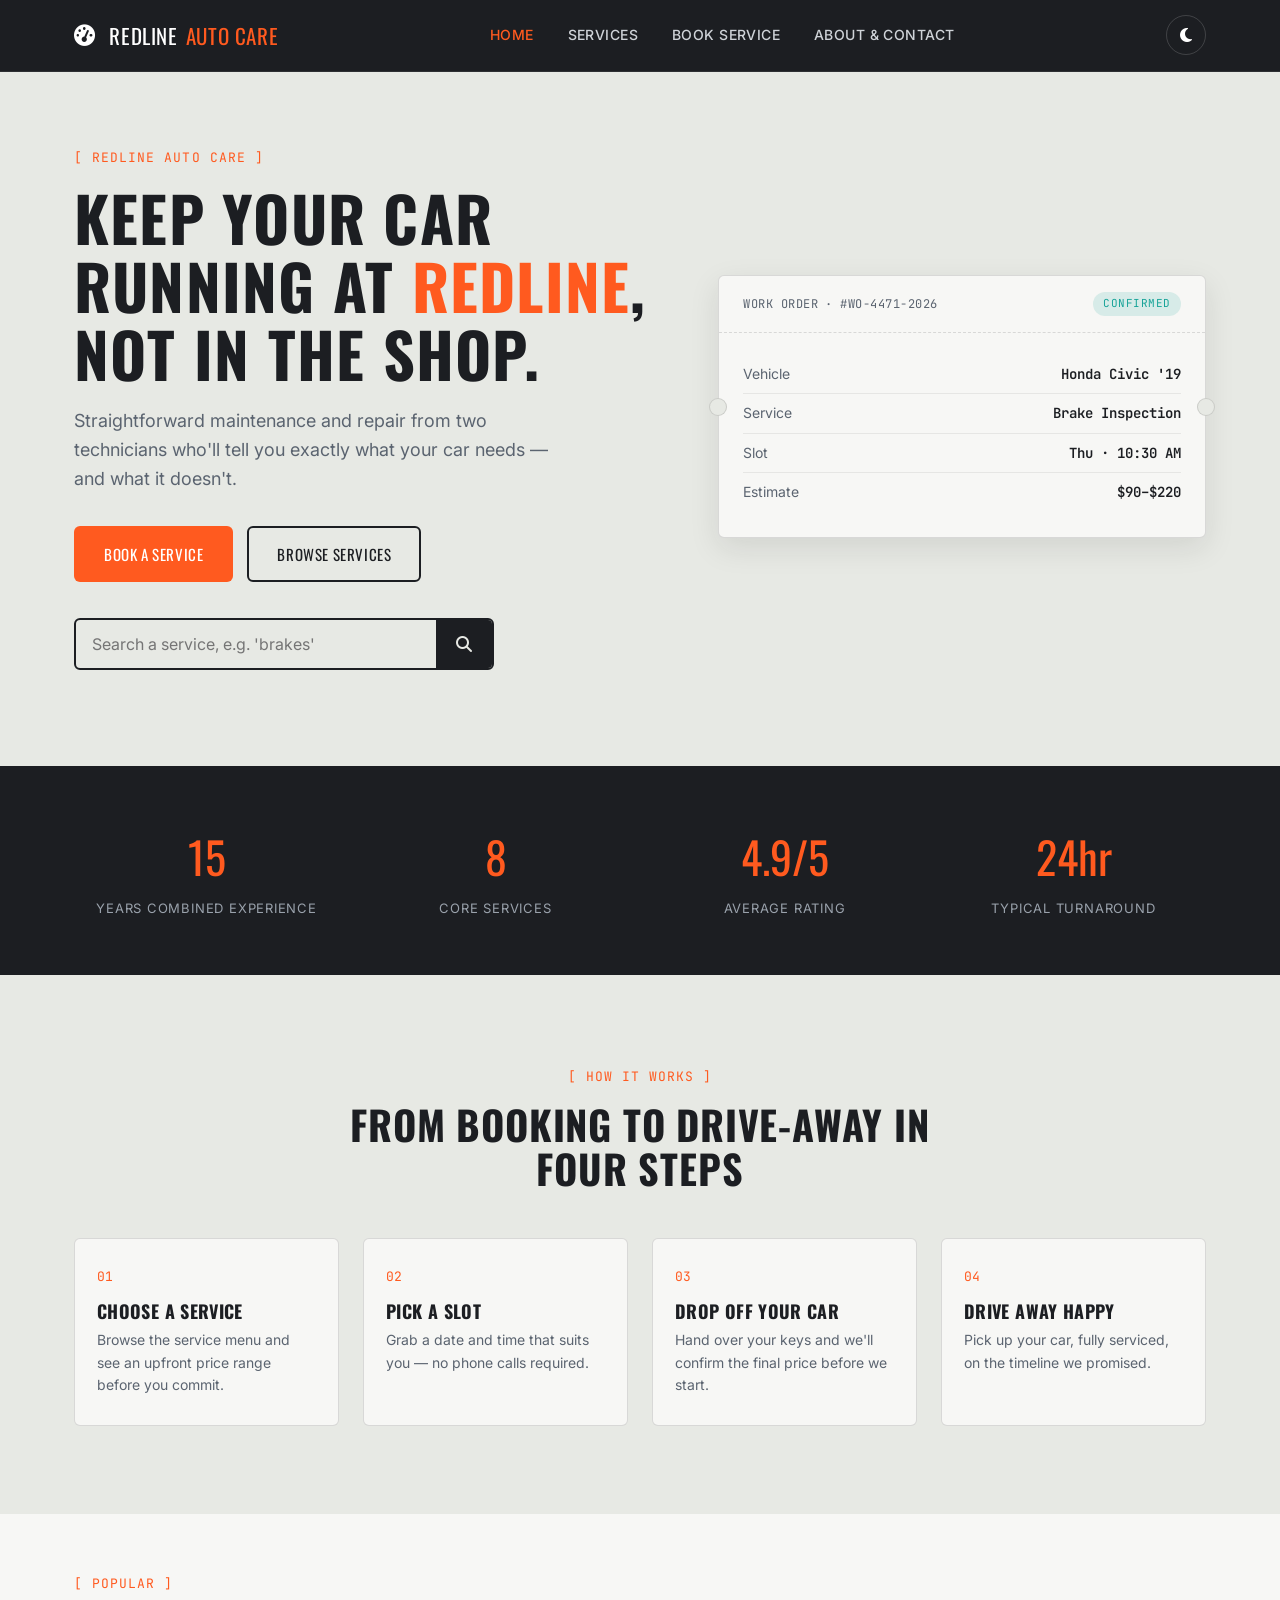
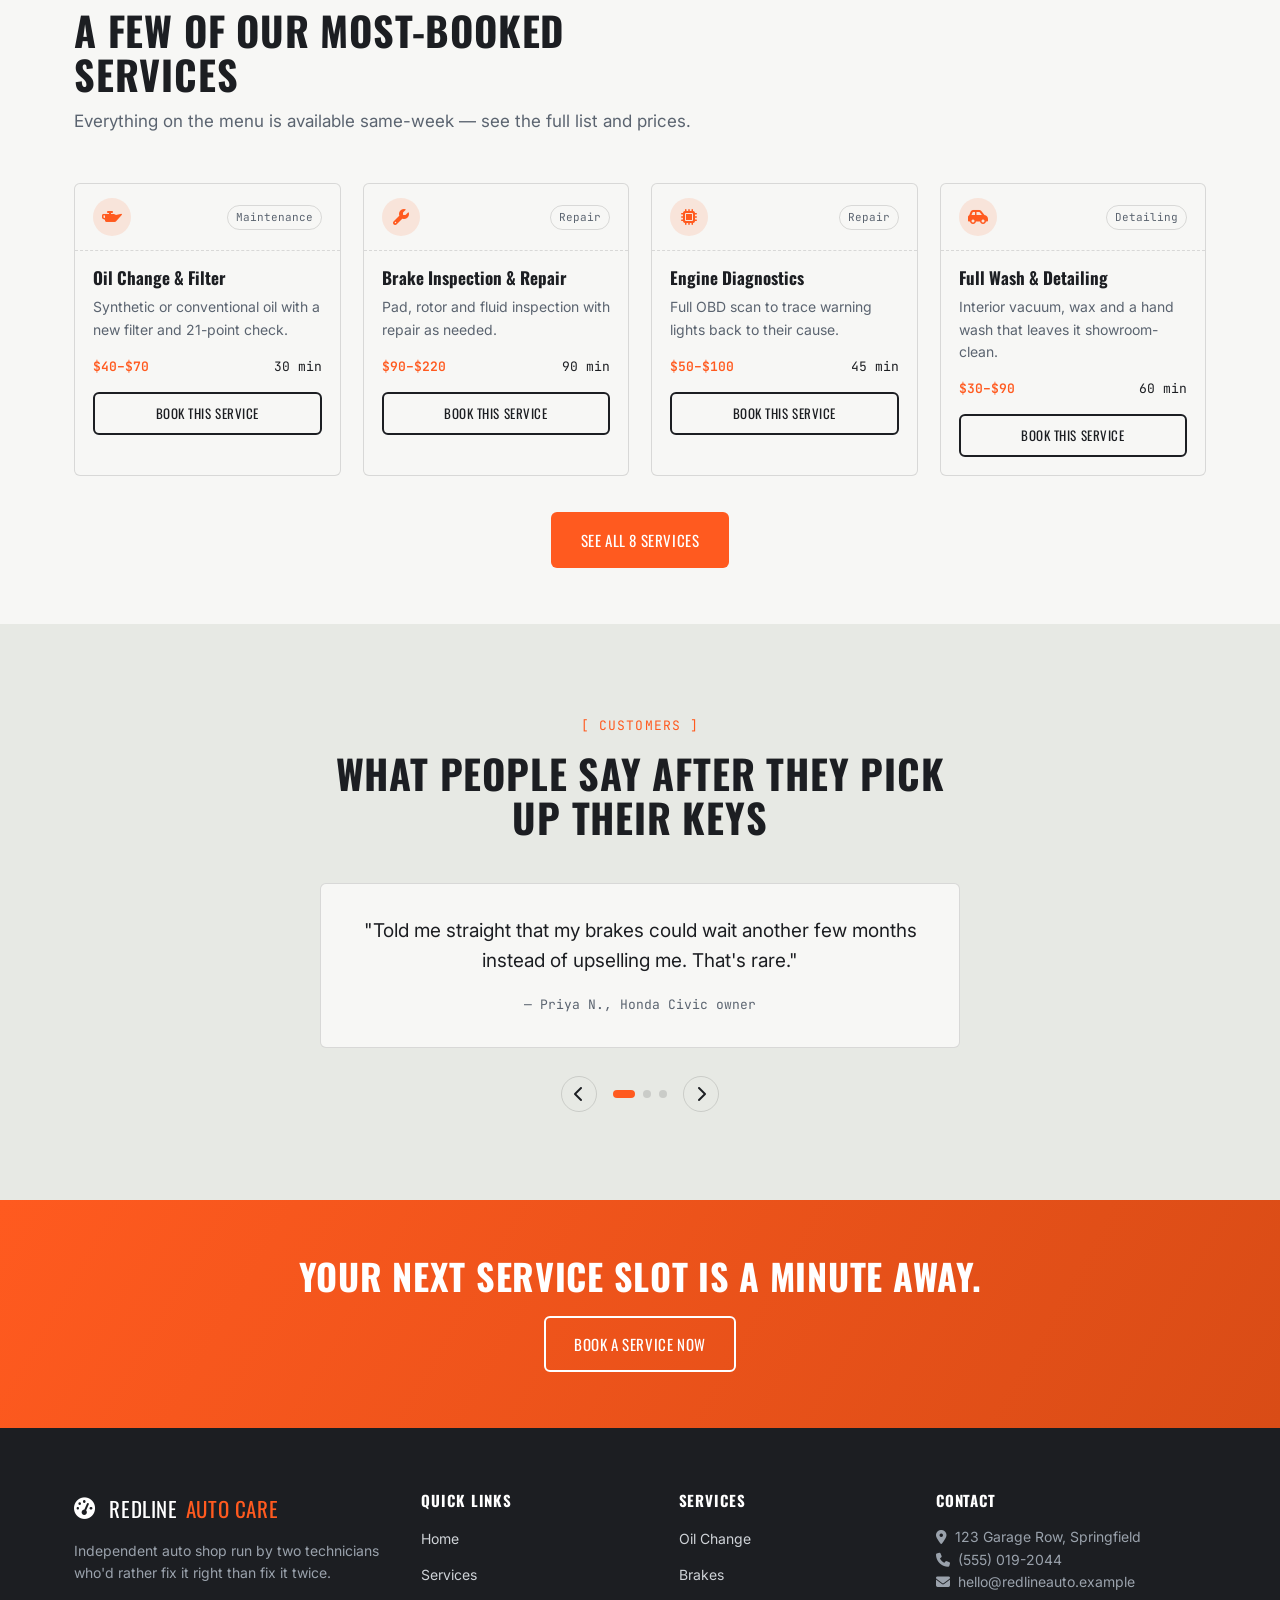
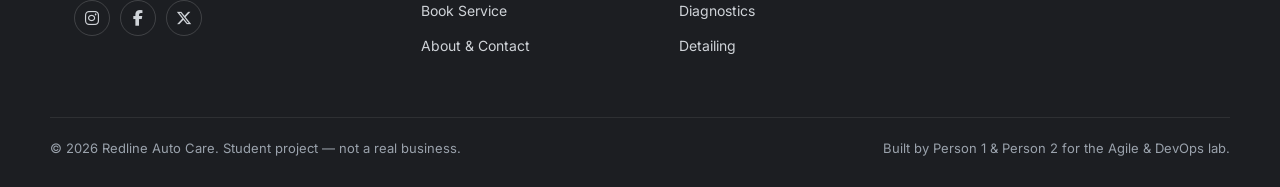
<file: index.html>
<!DOCTYPE html>
<html lang="en">
<head>
<base href="/">
<meta charset="UTF-8" />
<meta name="viewport" content="width=device-width, initial-scale=1.0" />
<title>Redline Auto Care — Book Your Next Service</title>
<meta name="description" content="Redline Auto Care: oil changes, brakes, diagnostics and more. Book a slot online in under a minute." />
<link rel="preconnect" href="https://fonts.googleapis.com" />
<link href="https://fonts.googleapis.com/css2?family=Oswald:wght@400;500;600;700&family=Inter:wght@400;500;600;700&family=JetBrains+Mono:wght@400;500;600&display=swap" rel="stylesheet" />
<link rel="stylesheet" href="https://cdnjs.cloudflare.com/ajax/libs/font-awesome/6.5.1/css/all.min.css" />
<link rel="stylesheet" href="css/base.css" />
<link rel="stylesheet" href="css/layout.css" />
<link rel="stylesheet" href="css/components.css" />
<link rel="stylesheet" href="css/style.css" />
</head>
<body>

<header class="site-header">
  <div class="nav-wrap">
    <a href="index.html" class="brand"><i class="fa-solid fa-gauge-high"></i>&nbsp;REDLINE <span>AUTO CARE</span></a>
    <nav class="nav-links">
      <a href="index.html">Home</a>
      <a href="services.html">Services</a>
      <a href="booking.html">Book Service</a>
      <a href="about.html">About &amp; Contact</a>
    </nav>
    <div class="nav-actions">
      <button class="theme-toggle" aria-label="Toggle dark mode"><i class="fa-solid fa-moon"></i></button>
      <button class="nav-toggle" aria-label="Toggle menu" aria-expanded="false"><span></span><span></span><span></span></button>
    </div>
  </div>
</header>

<main>

  <!-- HERO -->
  <section class="hero">
    <div class="container hero-grid">
      <div>
        <span class="eyebrow">[ REDLINE AUTO CARE ]</span>
        <h1>Keep your car running at <em>redline</em>, not in the shop.</h1>
        <p class="lead">Straightforward maintenance and repair from two technicians who'll tell you exactly what your car needs — and what it doesn't.</p>
        <div class="hero-ctas">
          <a href="booking.html" class="btn btn-primary">Book a Service</a>
          <a href="services.html" class="btn btn-ghost">Browse Services</a>
        </div>
        <form class="quick-search" action="services.html" method="get">
          <input type="text" name="q" placeholder="Search a service, e.g. 'brakes'" aria-label="Search services" />
          <button type="submit"><i class="fa-solid fa-magnifying-glass"></i></button>
        </form>
      </div>

      <div class="ticket fade-up">
        <div class="ticket-stub">
          <span>WORK ORDER · #WO-4471-2026</span>
          <span class="ticket-badge">CONFIRMED</span>
        </div>
        <div class="ticket-body">
          <div class="ticket-row"><span>Vehicle</span><span>Honda Civic '19</span></div>
          <div class="ticket-row"><span>Service</span><span>Brake Inspection</span></div>
          <div class="ticket-row"><span>Slot</span><span>Thu · 10:30 AM</span></div>
          <div class="ticket-row"><span>Estimate</span><span>$90&ndash;$220</span></div>
        </div>
      </div>
    </div>
  </section>

  <!-- STATS -->
  <section class="stats">
    <div class="container stats-grid">
      <div>
        <div class="stat-number" data-target="15">0</div>
        <div class="stat-label">Years Combined Experience</div>
      </div>
      <div>
        <div class="stat-number" data-target="8">0</div>
        <div class="stat-label">Core Services</div>
      </div>
      <div>
        <div class="stat-number" data-target="4.9" data-suffix="/5">0</div>
        <div class="stat-label">Average Rating</div>
      </div>
      <div>
        <div class="stat-number" data-target="24" data-suffix="hr">0</div>
        <div class="stat-label">Typical Turnaround</div>
      </div>
    </div>
  </section>

  <!-- HOW IT WORKS -->
  <section class="section">
    <div class="container">
      <div class="section-head center" style="margin: 0 auto 48px;">
        <span class="eyebrow">[ HOW IT WORKS ]</span>
        <h2>From booking to drive-away in four steps</h2>
      </div>
      <div class="steps">
        <div class="step fade-up">
          <div class="step-num">01</div>
          <h3>Choose a service</h3>
          <p>Browse the service menu and see an upfront price range before you commit.</p>
        </div>
        <div class="step fade-up">
          <div class="step-num">02</div>
          <h3>Pick a slot</h3>
          <p>Grab a date and time that suits you — no phone calls required.</p>
        </div>
        <div class="step fade-up">
          <div class="step-num">03</div>
          <h3>Drop off your car</h3>
          <p>Hand over your keys and we'll confirm the final price before we start.</p>
        </div>
        <div class="step fade-up">
          <div class="step-num">04</div>
          <h3>Drive away happy</h3>
          <p>Pick up your car, fully serviced, on the timeline we promised.</p>
        </div>
      </div>
    </div>
  </section>

  <!-- FEATURED SERVICES -->
  <section class="section section-tight" style="background: var(--paper-card);">
    <div class="container">
      <div class="section-head">
        <span class="eyebrow">[ POPULAR ]</span>
        <h2>A few of our most-booked services</h2>
        <p>Everything on the menu is available same-week — see the full list and prices.</p>
      </div>
      <div class="services-grid">
        <article class="service-card fade-up">
          <div class="stub"><span class="service-icon"><i class="fa-solid fa-oil-can"></i></span><span class="service-tag">Maintenance</span></div>
          <div class="service-body">
            <h3>Oil Change &amp; Filter</h3>
            <p>Synthetic or conventional oil with a new filter and 21-point check.</p>
            <div class="service-meta"><span class="price">$40&ndash;$70</span><span>30 min</span></div>
            <a class="btn btn-ghost btn-block btn-sm" href="booking.html?service=oil-change">Book This Service</a>
          </div>
        </article>
        <article class="service-card fade-up">
          <div class="stub"><span class="service-icon"><i class="fa-solid fa-wrench"></i></span><span class="service-tag">Repair</span></div>
          <div class="service-body">
            <h3>Brake Inspection &amp; Repair</h3>
            <p>Pad, rotor and fluid inspection with repair as needed.</p>
            <div class="service-meta"><span class="price">$90&ndash;$220</span><span>90 min</span></div>
            <a class="btn btn-ghost btn-block btn-sm" href="booking.html?service=brake-service">Book This Service</a>
          </div>
        </article>
        <article class="service-card fade-up">
          <div class="stub"><span class="service-icon"><i class="fa-solid fa-microchip"></i></span><span class="service-tag">Repair</span></div>
          <div class="service-body">
            <h3>Engine Diagnostics</h3>
            <p>Full OBD scan to trace warning lights back to their cause.</p>
            <div class="service-meta"><span class="price">$50&ndash;$100</span><span>45 min</span></div>
            <a class="btn btn-ghost btn-block btn-sm" href="booking.html?service=diagnostics">Book This Service</a>
          </div>
        </article>
        <article class="service-card fade-up">
          <div class="stub"><span class="service-icon"><i class="fa-solid fa-car-side"></i></span><span class="service-tag">Detailing</span></div>
          <div class="service-body">
            <h3>Full Wash &amp; Detailing</h3>
            <p>Interior vacuum, wax and a hand wash that leaves it showroom-clean.</p>
            <div class="service-meta"><span class="price">$30&ndash;$90</span><span>60 min</span></div>
            <a class="btn btn-ghost btn-block btn-sm" href="booking.html?service=wash-detail">Book This Service</a>
          </div>
        </article>
      </div>
      <div style="text-align:center; margin-top: 36px;">
        <a href="services.html" class="btn btn-primary">See All 8 Services</a>
      </div>
    </div>
  </section>

  <!-- TESTIMONIALS -->
  <section class="section">
    <div class="container">
      <div class="section-head center" style="margin: 0 auto 40px;">
        <span class="eyebrow">[ CUSTOMERS ]</span>
        <h2>What people say after they pick up their keys</h2>
      </div>
      <div class="testimonial-wrap">
        <div class="testimonial-track">
          <div class="testimonial-slide">
            <div class="testimonial-card">
              <p class="quote">"Told me straight that my brakes could wait another few months instead of upselling me. That's rare."</p>
              <p class="who">— Priya N., Honda Civic owner</p>
            </div>
          </div>
          <div class="testimonial-slide">
            <div class="testimonial-card">
              <p class="quote">"Booked a slot in about thirty seconds on my phone and got a text reminder the morning of. Easy."</p>
              <p class="who">— Marcus T., Ford Focus owner</p>
            </div>
          </div>
          <div class="testimonial-slide">
            <div class="testimonial-card">
              <p class="quote">"Diagnostics found the actual issue after two other shops just replaced parts and hoped."</p>
              <p class="who">— Elena R., Toyota Corolla owner</p>
            </div>
          </div>
        </div>
        <div class="testimonial-controls">
          <button class="prev" aria-label="Previous testimonial"><i class="fa-solid fa-chevron-left"></i></button>
          <div class="testimonial-dots"></div>
          <button class="next" aria-label="Next testimonial"><i class="fa-solid fa-chevron-right"></i></button>
        </div>
      </div>
    </div>
  </section>

  <!-- CTA -->
  <section class="cta-banner">
    <div class="container">
      <h2>Your next service slot is a minute away.</h2>
      <a href="booking.html" class="btn btn-ghost">Book a Service Now</a>
    </div>
  </section>

</main>

<footer class="site-footer">
  <div class="container footer-grid">
    <div>
      <a href="index.html" class="brand"><i class="fa-solid fa-gauge-high"></i>&nbsp;REDLINE <span>AUTO CARE</span></a>
      <p style="margin-top:14px;">Independent auto shop run by two technicians who'd rather fix it right than fix it twice.</p>
      <div class="footer-social">
        <a href="#" aria-label="Instagram"><i class="fa-brands fa-instagram"></i></a>
        <a href="#" aria-label="Facebook"><i class="fa-brands fa-facebook-f"></i></a>
        <a href="#" aria-label="X"><i class="fa-brands fa-x-twitter"></i></a>
      </div>
    </div>
    <div>
      <h4>Quick Links</h4>
      <ul>
        <li><a href="index.html">Home</a></li>
        <li><a href="services.html">Services</a></li>
        <li><a href="booking.html">Book Service</a></li>
        <li><a href="about.html">About &amp; Contact</a></li>
      </ul>
    </div>
    <div>
      <h4>Services</h4>
      <ul>
        <li><a href="services.html">Oil Change</a></li>
        <li><a href="services.html">Brakes</a></li>
        <li><a href="services.html">Diagnostics</a></li>
        <li><a href="services.html">Detailing</a></li>
      </ul>
    </div>
    <div>
      <h4>Contact</h4>
      <p><i class="fa-solid fa-location-dot"></i>&nbsp; 123 Garage Row, Springfield</p>
      <p><i class="fa-solid fa-phone"></i>&nbsp; (555) 019-2044</p>
      <p><i class="fa-solid fa-envelope"></i>&nbsp; hello@redlineauto.example</p>
    </div>
  </div>
  <div class="container footer-bottom">
    <span>&copy; 2026 Redline Auto Care. Student project — not a real business.</span>
    <span>Built by Person 1 &amp; Person 2 for the Agile &amp; DevOps lab.</span>
  </div>
</footer>

<button class="back-to-top" aria-label="Back to top"><i class="fa-solid fa-arrow-up"></i></button>

<script src="js/nav.js"></script>
<script src="js/theme.js"></script>
<script src="js/home.js"></script>
</body>
</html>
</file>
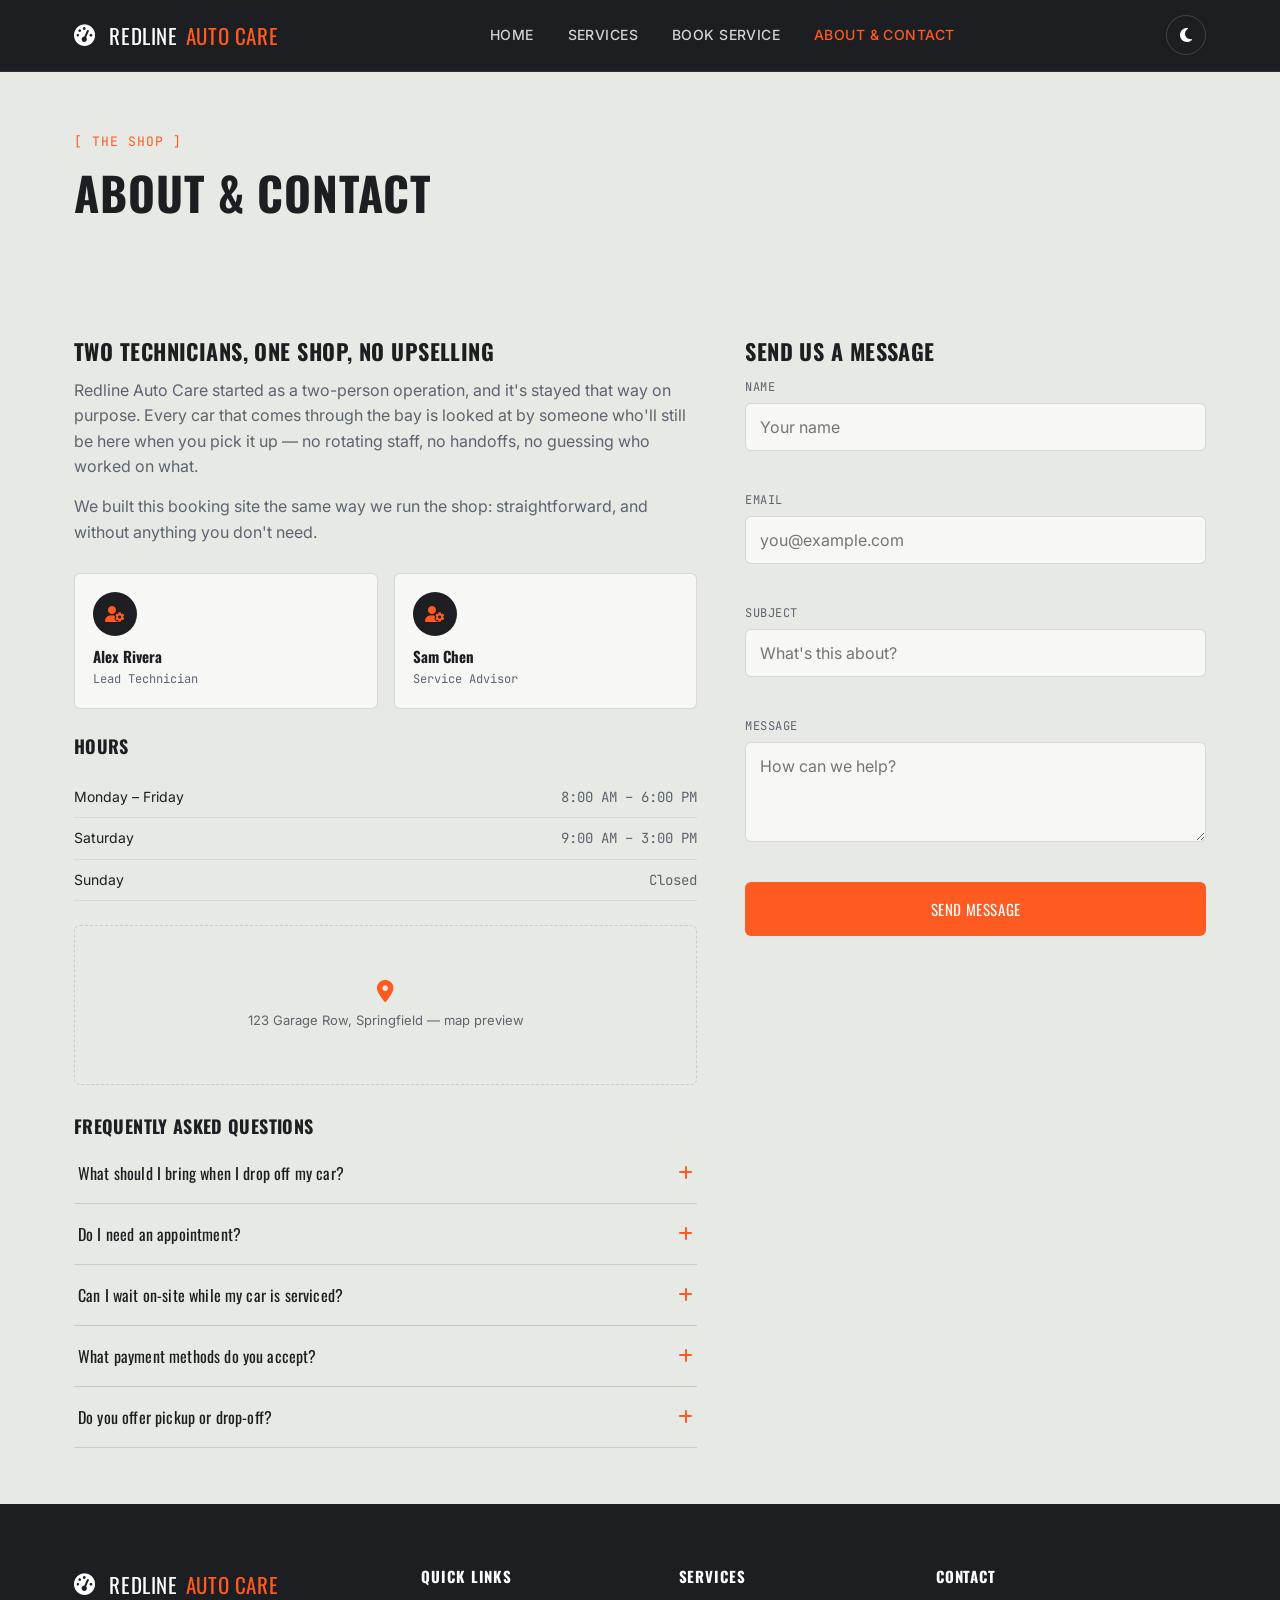
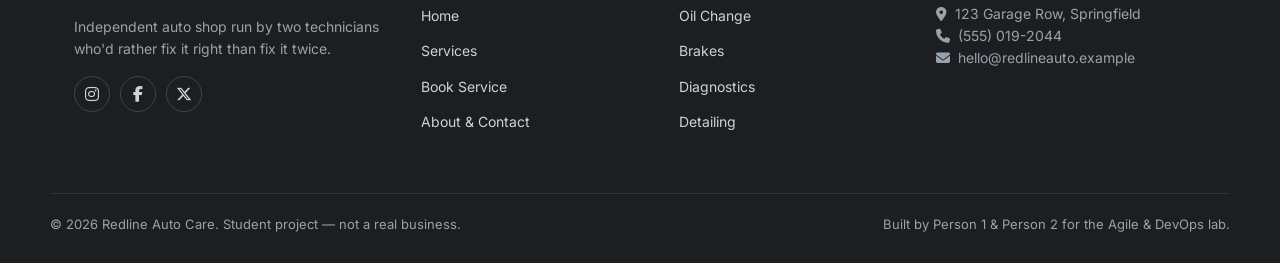
<file: about.html>
<!DOCTYPE html>
<html lang="en">
<head>
<base href="/">
<meta charset="UTF-8" />
<meta name="viewport" content="width=device-width, initial-scale=1.0" />
<title>About &amp; Contact — Redline Auto Care</title>
<meta name="description" content="Meet the Redline Auto Care team, see our hours, and get in touch." />
<link rel="preconnect" href="https://fonts.googleapis.com" />
<link href="https://fonts.googleapis.com/css2?family=Oswald:wght@400;500;600;700&family=Inter:wght@400;500;600;700&family=JetBrains+Mono:wght@400;500;600&display=swap" rel="stylesheet" />
<link rel="stylesheet" href="https://cdnjs.cloudflare.com/ajax/libs/font-awesome/6.5.1/css/all.min.css" />
<link rel="stylesheet" href="css/base.css" />
<link rel="stylesheet" href="css/layout.css" />
<link rel="stylesheet" href="css/components.css" />
<link rel="stylesheet" href="css/style.css" />
</head>
<body>

<header class="site-header">
  <div class="nav-wrap">
    <a href="index.html" class="brand"><i class="fa-solid fa-gauge-high"></i>&nbsp;REDLINE <span>AUTO CARE</span></a>
    <nav class="nav-links">
      <a href="index.html">Home</a>
      <a href="services.html">Services</a>
      <a href="booking.html">Book Service</a>
      <a href="about.html">About &amp; Contact</a>
    </nav>
    <div class="nav-actions">
      <button class="theme-toggle" aria-label="Toggle dark mode"><i class="fa-solid fa-moon"></i></button>
      <button class="nav-toggle" aria-label="Toggle menu" aria-expanded="false"><span></span><span></span><span></span></button>
    </div>
  </div>
</header>

<main>
  <section class="section-tight">
    <div class="container">
      <span class="eyebrow">[ THE SHOP ]</span>
      <h1 style="font-size:clamp(30px,4.5vw,46px); margin-bottom:10px;">About &amp; Contact</h1>
    </div>
  </section>

  <section class="section-tight">
    <div class="container about-grid">

      <div>
        <h2 style="font-size:22px; margin-bottom:14px;">Two technicians, one shop, no upselling</h2>
        <p class="text-muted">Redline Auto Care started as a two-person operation, and it's stayed that way on purpose. Every car that comes through the bay is looked at by someone who'll still be here when you pick it up — no rotating staff, no handoffs, no guessing who worked on what.</p>
        <p class="text-muted" style="margin-top:14px;">We built this booking site the same way we run the shop: straightforward, and without anything you don't need.</p>

        <div class="team-grid">
          <div class="team-card">
            <div class="team-avatar"><i class="fa-solid fa-user-gear"></i></div>
            <h4>Alex Rivera</h4>
            <span>Lead Technician</span>
          </div>
          <div class="team-card">
            <div class="team-avatar"><i class="fa-solid fa-user-gear"></i></div>
            <h4>Sam Chen</h4>
            <span>Service Advisor</span>
          </div>
        </div>

        <h3 style="font-size:18px; margin-bottom:6px;">Hours</h3>
        <table class="hours-table">
          <tr><td>Monday – Friday</td><td>8:00 AM – 6:00 PM</td></tr>
          <tr><td>Saturday</td><td>9:00 AM – 3:00 PM</td></tr>
          <tr><td>Sunday</td><td>Closed</td></tr>
        </table>

        <div class="map-placeholder">
          <i class="fa-solid fa-location-dot"></i>
          <span>123 Garage Row, Springfield — map preview</span>
        </div>

        <h3 style="font-size:18px; margin: 32px 0 6px;">Frequently Asked Questions</h3>
        <div class="faq-list">
          <div class="faq-item">
            <button class="faq-question">What should I bring when I drop off my car? <i class="fa-solid fa-plus"></i></button>
            <div class="faq-answer"><p>Just your keys and your booking confirmation number — we'll pull up the rest from your work order.</p></div>
          </div>
          <div class="faq-item">
            <button class="faq-question">Do I need an appointment? <i class="fa-solid fa-plus"></i></button>
            <div class="faq-answer"><p>We do take walk-ins when there's a free bay, but booking a slot guarantees your spot and skips the wait.</p></div>
          </div>
          <div class="faq-item">
            <button class="faq-question">Can I wait on-site while my car is serviced? <i class="fa-solid fa-plus"></i></button>
            <div class="faq-answer"><p>Yes — our waiting area has seating and Wi-Fi for anything under about 90 minutes.</p></div>
          </div>
          <div class="faq-item">
            <button class="faq-question">What payment methods do you accept? <i class="fa-solid fa-plus"></i></button>
            <div class="faq-answer"><p>Card, tap-to-pay and cash. Payment is taken when you pick up your car, not at booking.</p></div>
          </div>
          <div class="faq-item">
            <button class="faq-question">Do you offer pickup or drop-off? <i class="fa-solid fa-plus"></i></button>
            <div class="faq-answer"><p>For services over an hour, mention it in the notes field when booking and we'll confirm by phone.</p></div>
          </div>
        </div>
      </div>

      <div>
        <h2 style="font-size:22px; margin-bottom:14px;">Send us a message</h2>
        <form id="contact-form" novalidate>
          <div class="form-field">
            <label for="c-name">Name</label>
            <input type="text" id="c-name" name="name" placeholder="Your name" />
            <span class="form-error"></span>
          </div>
          <div class="form-field">
            <label for="c-email">Email</label>
            <input type="email" id="c-email" name="email" placeholder="you@example.com" />
            <span class="form-error"></span>
          </div>
          <div class="form-field">
            <label for="c-subject">Subject</label>
            <input type="text" id="c-subject" name="subject" placeholder="What's this about?" />
            <span class="form-error"></span>
          </div>
          <div class="form-field">
            <label for="c-message">Message</label>
            <textarea id="c-message" name="message" placeholder="How can we help?"></textarea>
            <span class="form-error"></span>
          </div>
          <button type="submit" class="btn btn-primary btn-block">Send Message</button>
          <div class="form-success" id="contact-success" style="display:none;"></div>
        </form>
      </div>

    </div>
  </section>
</main>

<footer class="site-footer">
  <div class="container footer-grid">
    <div>
      <a href="index.html" class="brand"><i class="fa-solid fa-gauge-high"></i>&nbsp;REDLINE <span>AUTO CARE</span></a>
      <p style="margin-top:14px;">Independent auto shop run by two technicians who'd rather fix it right than fix it twice.</p>
      <div class="footer-social">
        <a href="#" aria-label="Instagram"><i class="fa-brands fa-instagram"></i></a>
        <a href="#" aria-label="Facebook"><i class="fa-brands fa-facebook-f"></i></a>
        <a href="#" aria-label="X"><i class="fa-brands fa-x-twitter"></i></a>
      </div>
    </div>
    <div>
      <h4>Quick Links</h4>
      <ul>
        <li><a href="index.html">Home</a></li>
        <li><a href="services.html">Services</a></li>
        <li><a href="booking.html">Book Service</a></li>
        <li><a href="about.html">About &amp; Contact</a></li>
      </ul>
    </div>
    <div>
      <h4>Services</h4>
      <ul>
        <li><a href="services.html">Oil Change</a></li>
        <li><a href="services.html">Brakes</a></li>
        <li><a href="services.html">Diagnostics</a></li>
        <li><a href="services.html">Detailing</a></li>
      </ul>
    </div>
    <div>
      <h4>Contact</h4>
      <p><i class="fa-solid fa-location-dot"></i>&nbsp; 123 Garage Row, Springfield</p>
      <p><i class="fa-solid fa-phone"></i>&nbsp; (555) 019-2044</p>
      <p><i class="fa-solid fa-envelope"></i>&nbsp; hello@redlineauto.example</p>
    </div>
  </div>
  <div class="container footer-bottom">
    <span>&copy; 2026 Redline Auto Care. Student project — not a real business.</span>
    <span>Built by Person 1 &amp; Person 2 for the Agile &amp; DevOps lab.</span>
  </div>
</footer>

<button class="back-to-top" aria-label="Back to top"><i class="fa-solid fa-arrow-up"></i></button>

<script src="js/nav.js"></script>
<script src="js/theme.js"></script>
<script src="js/about.js"></script>
</body>
</html>
</file>
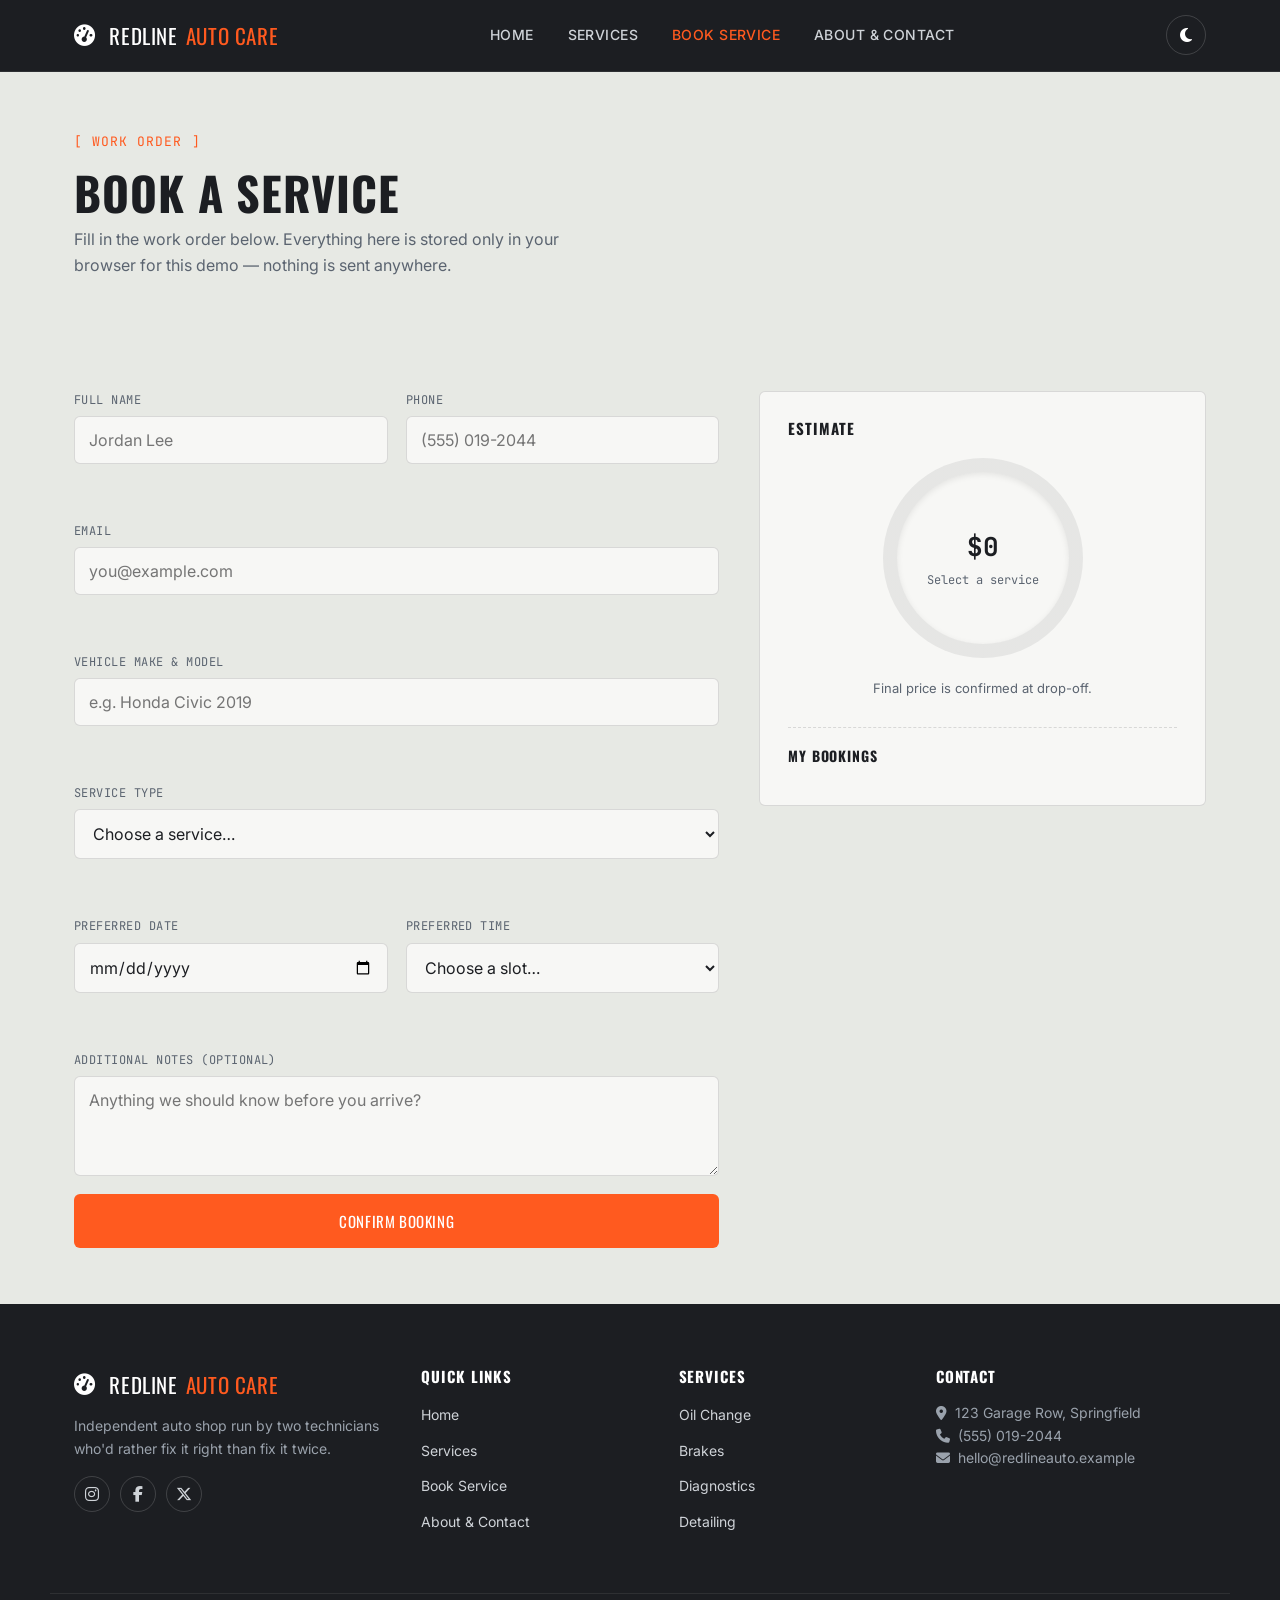
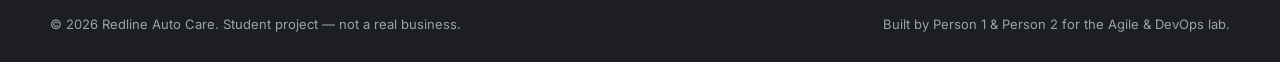
<file: booking.html>
<!DOCTYPE html>
<html lang="en">
<head>
<base href="/">
<meta charset="UTF-8" />
<meta name="viewport" content="width=device-width, initial-scale=1.0" />
<title>Book a Service — Redline Auto Care</title>
<meta name="description" content="Book a car service slot at Redline Auto Care and see an instant price estimate." />
<link rel="preconnect" href="https://fonts.googleapis.com" />
<link href="https://fonts.googleapis.com/css2?family=Oswald:wght@400;500;600;700&family=Inter:wght@400;500;600;700&family=JetBrains+Mono:wght@400;500;600&display=swap" rel="stylesheet" />
<link rel="stylesheet" href="https://cdnjs.cloudflare.com/ajax/libs/font-awesome/6.5.1/css/all.min.css" />
<link rel="stylesheet" href="css/base.css" />
<link rel="stylesheet" href="css/layout.css" />
<link rel="stylesheet" href="css/components.css" />
<link rel="stylesheet" href="css/style.css" />
</head>
<body>

<header class="site-header">
  <div class="nav-wrap">
    <a href="index.html" class="brand"><i class="fa-solid fa-gauge-high"></i>&nbsp;REDLINE <span>AUTO CARE</span></a>
    <nav class="nav-links">
      <a href="index.html">Home</a>
      <a href="services.html">Services</a>
      <a href="booking.html">Book Service</a>
      <a href="about.html">About &amp; Contact</a>
    </nav>
    <div class="nav-actions">
      <button class="theme-toggle" aria-label="Toggle dark mode"><i class="fa-solid fa-moon"></i></button>
      <button class="nav-toggle" aria-label="Toggle menu" aria-expanded="false"><span></span><span></span><span></span></button>
    </div>
  </div>
</header>

<main>
  <section class="section-tight">
    <div class="container">
      <span class="eyebrow">[ WORK ORDER ]</span>
      <h1 style="font-size:clamp(30px,4.5vw,46px); margin-bottom:10px;">Book a Service</h1>
      <p class="text-muted" style="max-width:520px;">Fill in the work order below. Everything here is stored only in your browser for this demo — nothing is sent anywhere.</p>
    </div>
  </section>

  <section class="section-tight">
    <div class="container booking-grid">

      <div>
        <div id="booking-confirm" style="display:none; margin-bottom:28px;"></div>

        <form id="booking-form" novalidate>
          <div class="form-grid">
            <div class="form-field">
              <label for="name">Full Name</label>
              <input type="text" id="name" name="name" placeholder="Jordan Lee" />
              <span class="form-error"></span>
            </div>
            <div class="form-field">
              <label for="phone">Phone</label>
              <input type="tel" id="phone" name="phone" placeholder="(555) 019-2044" />
              <span class="form-error"></span>
            </div>
            <div class="form-field full">
              <label for="email">Email</label>
              <input type="email" id="email" name="email" placeholder="you@example.com" />
              <span class="form-error"></span>
            </div>
            <div class="form-field full">
              <label for="vehicle">Vehicle Make &amp; Model</label>
              <input type="text" id="vehicle" name="vehicle" placeholder="e.g. Honda Civic 2019" />
              <span class="form-error"></span>
            </div>
            <div class="form-field full">
              <label for="service-type">Service Type</label>
              <select id="service-type" name="service-type"></select>
              <span class="form-error"></span>
            </div>
            <div class="form-field">
              <label for="preferred-date">Preferred Date</label>
              <input type="date" id="preferred-date" name="date" />
              <span class="form-error"></span>
            </div>
            <div class="form-field">
              <label for="time">Preferred Time</label>
              <select id="time" name="time">
                <option value="" disabled selected>Choose a slot&hellip;</option>
                <option>9:00 AM</option>
                <option>10:30 AM</option>
                <option>12:00 PM</option>
                <option>1:30 PM</option>
                <option>3:00 PM</option>
                <option>4:30 PM</option>
              </select>
              <span class="form-error"></span>
            </div>
            <div class="form-field full">
              <label for="notes">Additional Notes (optional)</label>
              <textarea id="notes" name="notes" placeholder="Anything we should know before you arrive?"></textarea>
            </div>
          </div>
          <button type="submit" class="btn btn-primary btn-block">Confirm Booking</button>
        </form>
      </div>

      <aside class="estimate-panel">
        <h3>ESTIMATE</h3>
        <div class="gauge" style="--gauge-pct:0;">
          <div class="gauge-readout">
            <div class="amount">$0</div>
            <div class="duration">Select a service</div>
          </div>
        </div>
        <p class="estimate-note">Final price is confirmed at drop-off.</p>

        <div class="my-bookings">
          <h3 style="font-size:14px; margin-bottom:14px;">MY BOOKINGS</h3>
          <div id="my-bookings-list"></div>
        </div>
      </aside>

    </div>
  </section>
</main>

<footer class="site-footer">
  <div class="container footer-grid">
    <div>
      <a href="index.html" class="brand"><i class="fa-solid fa-gauge-high"></i>&nbsp;REDLINE <span>AUTO CARE</span></a>
      <p style="margin-top:14px;">Independent auto shop run by two technicians who'd rather fix it right than fix it twice.</p>
      <div class="footer-social">
        <a href="#" aria-label="Instagram"><i class="fa-brands fa-instagram"></i></a>
        <a href="#" aria-label="Facebook"><i class="fa-brands fa-facebook-f"></i></a>
        <a href="#" aria-label="X"><i class="fa-brands fa-x-twitter"></i></a>
      </div>
    </div>
    <div>
      <h4>Quick Links</h4>
      <ul>
        <li><a href="index.html">Home</a></li>
        <li><a href="services.html">Services</a></li>
        <li><a href="booking.html">Book Service</a></li>
        <li><a href="about.html">About &amp; Contact</a></li>
      </ul>
    </div>
    <div>
      <h4>Services</h4>
      <ul>
        <li><a href="services.html">Oil Change</a></li>
        <li><a href="services.html">Brakes</a></li>
        <li><a href="services.html">Diagnostics</a></li>
        <li><a href="services.html">Detailing</a></li>
      </ul>
    </div>
    <div>
      <h4>Contact</h4>
      <p><i class="fa-solid fa-location-dot"></i>&nbsp; 123 Garage Row, Springfield</p>
      <p><i class="fa-solid fa-phone"></i>&nbsp; (555) 019-2044</p>
      <p><i class="fa-solid fa-envelope"></i>&nbsp; hello@redlineauto.example</p>
    </div>
  </div>
  <div class="container footer-bottom">
    <span>&copy; 2026 Redline Auto Care. Student project — not a real business.</span>
    <span>Built by Person 1 &amp; Person 2 for the Agile &amp; DevOps lab.</span>
  </div>
</footer>

<button class="back-to-top" aria-label="Back to top"><i class="fa-solid fa-arrow-up"></i></button>

<script src="js/nav.js"></script>
<script src="js/theme.js"></script>
<script src="js/service-data.js"></script>
<script src="js/booking-form.js"></script>
<script src="js/price-gauge.js"></script>
<script src="js/booking-storage.js"></script>
</body>
</html>
</file>
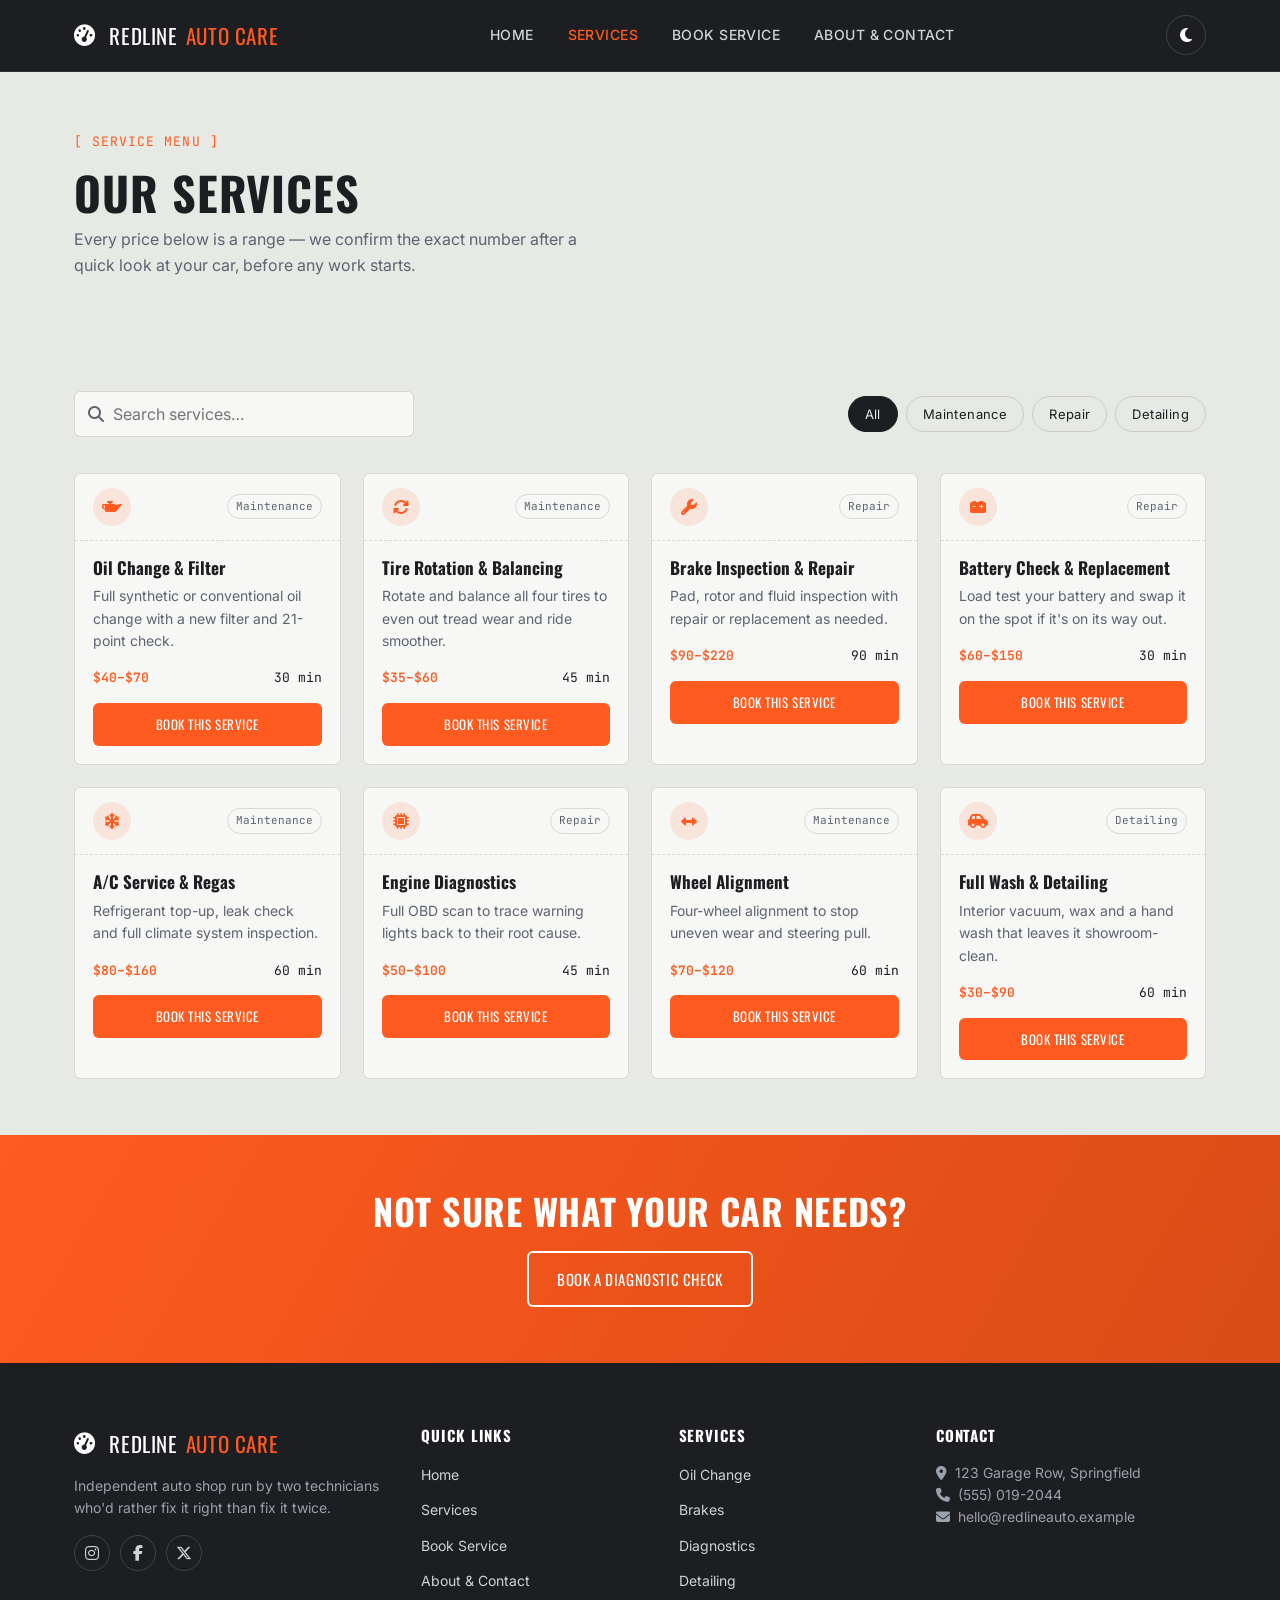
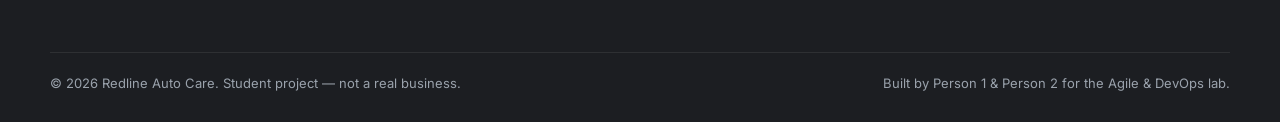
<file: services.html>
<!DOCTYPE html>
<html lang="en">
<head>
<base href="/">
<meta charset="UTF-8" />
<meta name="viewport" content="width=device-width, initial-scale=1.0" />
<title>Services — Redline Auto Care</title>
<meta name="description" content="Browse Redline Auto Care's full service menu with upfront pricing and durations." />
<link rel="preconnect" href="https://fonts.googleapis.com" />
<link href="https://fonts.googleapis.com/css2?family=Oswald:wght@400;500;600;700&family=Inter:wght@400;500;600;700&family=JetBrains+Mono:wght@400;500;600&display=swap" rel="stylesheet" />
<link rel="stylesheet" href="https://cdnjs.cloudflare.com/ajax/libs/font-awesome/6.5.1/css/all.min.css" />
<link rel="stylesheet" href="css/base.css" />
<link rel="stylesheet" href="css/layout.css" />
<link rel="stylesheet" href="css/components.css" />
<link rel="stylesheet" href="css/style.css" />
</head>
<body>

<header class="site-header">
  <div class="nav-wrap">
    <a href="index.html" class="brand"><i class="fa-solid fa-gauge-high"></i>&nbsp;REDLINE <span>AUTO CARE</span></a>
    <nav class="nav-links">
      <a href="index.html">Home</a>
      <a href="services.html">Services</a>
      <a href="booking.html">Book Service</a>
      <a href="about.html">About &amp; Contact</a>
    </nav>
    <div class="nav-actions">
      <button class="theme-toggle" aria-label="Toggle dark mode"><i class="fa-solid fa-moon"></i></button>
      <button class="nav-toggle" aria-label="Toggle menu" aria-expanded="false"><span></span><span></span><span></span></button>
    </div>
  </div>
</header>

<main>
  <section class="section-tight">
    <div class="container">
      <span class="eyebrow">[ SERVICE MENU ]</span>
      <h1 style="font-size:clamp(30px,4.5vw,46px); margin-bottom:10px;">Our Services</h1>
      <p class="text-muted" style="max-width:520px;">Every price below is a range — we confirm the exact number after a quick look at your car, before any work starts.</p>
    </div>
  </section>

  <section class="section-tight">
    <div class="container">
      <div class="filter-bar">
        <div class="filter-search">
          <i class="fa-solid fa-magnifying-glass"></i>
          <input type="text" id="service-search" placeholder="Search services…" aria-label="Search services" />
        </div>
        <div class="filter-tags">
          <button class="filter-tag active" data-filter="All">All</button>
          <button class="filter-tag" data-filter="Maintenance">Maintenance</button>
          <button class="filter-tag" data-filter="Repair">Repair</button>
          <button class="filter-tag" data-filter="Detailing">Detailing</button>
        </div>
      </div>

      <div class="services-grid" id="services-grid"></div>
      <div class="empty-state" id="services-empty" style="display:none;">
        <i class="fa-solid fa-magnifying-glass" style="font-size:22px; margin-bottom:10px; color:var(--steel);"></i>
        <p>No services match that search. Try a different term or clear the filter.</p>
      </div>
    </div>
  </section>

  <section class="cta-banner">
    <div class="container">
      <h2>Not sure what your car needs?</h2>
      <a href="booking.html" class="btn btn-ghost">Book a Diagnostic Check</a>
    </div>
  </section>
</main>

<footer class="site-footer">
  <div class="container footer-grid">
    <div>
      <a href="index.html" class="brand"><i class="fa-solid fa-gauge-high"></i>&nbsp;REDLINE <span>AUTO CARE</span></a>
      <p style="margin-top:14px;">Independent auto shop run by two technicians who'd rather fix it right than fix it twice.</p>
      <div class="footer-social">
        <a href="#" aria-label="Instagram"><i class="fa-brands fa-instagram"></i></a>
        <a href="#" aria-label="Facebook"><i class="fa-brands fa-facebook-f"></i></a>
        <a href="#" aria-label="X"><i class="fa-brands fa-x-twitter"></i></a>
      </div>
    </div>
    <div>
      <h4>Quick Links</h4>
      <ul>
        <li><a href="index.html">Home</a></li>
        <li><a href="services.html">Services</a></li>
        <li><a href="booking.html">Book Service</a></li>
        <li><a href="about.html">About &amp; Contact</a></li>
      </ul>
    </div>
    <div>
      <h4>Services</h4>
      <ul>
        <li><a href="services.html">Oil Change</a></li>
        <li><a href="services.html">Brakes</a></li>
        <li><a href="services.html">Diagnostics</a></li>
        <li><a href="services.html">Detailing</a></li>
      </ul>
    </div>
    <div>
      <h4>Contact</h4>
      <p><i class="fa-solid fa-location-dot"></i>&nbsp; 123 Garage Row, Springfield</p>
      <p><i class="fa-solid fa-phone"></i>&nbsp; (555) 019-2044</p>
      <p><i class="fa-solid fa-envelope"></i>&nbsp; hello@redlineauto.example</p>
    </div>
  </div>
  <div class="container footer-bottom">
    <span>&copy; 2026 Redline Auto Care. Student project — not a real business.</span>
    <span>Built by Person 1 &amp; Person 2 for the Agile &amp; DevOps lab.</span>
  </div>
</footer>

<button class="back-to-top" aria-label="Back to top"><i class="fa-solid fa-arrow-up"></i></button>

<script src="js/nav.js"></script>
<script src="js/theme.js"></script>
<script src="js/service-data.js"></script>
<script src="js/services.js"></script>
<script src="js/main.js"></script>
</body>
</html>
</file>
<file: css/base.css>
/* =========================================================
   REDLINE AUTO CARE — base.css
   Design tokens: variables, reset, typography
   ========================================================= */
/* ---------- Design tokens ---------- */
:root {
  --asphalt: #1c1e22;
  --asphalt-2: #26282d;
  --steel: #5b6470;
  --steel-light: #9aa2ac;
  --paper: #e7e9e4;
  --paper-card: #f7f7f5;
  --ink: #1c1e22;
  --orange: #ff5a1f;
  --orange-dark: #d94c16;
  --teal: #17a398;
  --border: rgba(28, 30, 34, 0.14);
  --border-soft: rgba(28, 30, 34, 0.08);

  --font-display: "Oswald", "Arial Narrow", sans-serif;
  --font-body: "Inter", -apple-system, sans-serif;
  --font-mono: "JetBrains Mono", "Courier New", monospace;

  --radius: 6px;
  --shadow: 0 10px 30px rgba(28, 30, 34, 0.1);
  --shadow-sm: 0 2px 8px rgba(28, 30, 34, 0.08);

  --nav-h: 72px;
}

[data-theme="dark"] {
  --asphalt: #0e0f11;
  --asphalt-2: #161719;
  --paper: #17181b;
  --paper-card: #1f2125;
  --ink: #ecebe6;
  --steel: #9aa2ac;
  --steel-light: #6b7280;
  --border: rgba(236, 235, 230, 0.14);
  --border-soft: rgba(236, 235, 230, 0.08);
  --shadow: 0 10px 30px rgba(0, 0, 0, 0.4);
}

/* ---------- Reset ---------- */
*, *::before, *::after { box-sizing: border-box; }
html { scroll-behavior: smooth; }

@media (prefers-reduced-motion: reduce) {
  html { scroll-behavior: auto; }
  *, *::before, *::after { animation-duration: 0.01ms !important; transition-duration: 0.01ms !important; }
}

body {
  margin: 0;
  background: var(--paper);
  color: var(--ink);
  font-family: var(--font-body);
  font-size: 16px;
  line-height: 1.6;
  -webkit-font-smoothing: antialiased;
  transition: background 0.25s ease, color 0.25s ease;
}

img, svg { display: block; max-width: 100%; }
a { color: inherit; text-decoration: none; }
button, input, select, textarea { font-family: inherit; font-size: inherit; color: inherit; }
ul { list-style: none; margin: 0; padding: 0; }
h1, h2, h3, h4 { 
  margin: 0; 
  font-family: var(--font-display); 
  text-transform: uppercase; 
  letter-spacing: 0.02em; 
  line-height: 1.1; 
}
p { margin: 0; }

:focus-visible {
  outline: 3px solid var(--orange);
  outline-offset: 2px;
}

/* ---------- Utilities ---------- */
.text-muted { color: var(--steel); }
.fade-up { 
  opacity: 0; 
  transform: translateY(16px); 
  transition: opacity 0.5s ease, transform 0.5s ease; 
}
.fade-up.in { 
  opacity: 1; 
  transform: translateY(0); 
}
</file>
<file: css/layout.css>
/* =========================================================
   REDLINE AUTO CARE — layout.css
   Layout: containers, grid, navbar, footer
   Owner: Person 1 (M2)
   ========================================================= */

/* ---------- Layout utilities ---------- */
.container {
  width: 100%;
  max-width: 1180px;
  margin: 0 auto;
  padding: 0 24px;
}

.section { padding: 88px 0; }
.section-tight { padding: 56px 0; }

@media (max-width: 720px) {
  .section { padding: 56px 0; }
  .section-tight { padding: 40px 0; }
}

.eyebrow {
  display: inline-block;
  font-family: var(--font-mono);
  font-size: 13px;
  letter-spacing: 0.08em;
  color: var(--orange);
  margin-bottom: 14px;
}

.section-head { max-width: 640px; margin-bottom: 48px; }
.section-head h2 { font-size: clamp(28px, 4vw, 40px); margin-bottom: 12px; }
.section-head p { color: var(--steel); font-size: 17px; }
.section-head.center { margin-left: auto; margin-right: auto; text-align: center; }

/* ---------- Navbar ---------- */
.site-header {
  position: sticky;
  top: 0;
  z-index: 100;
  background: var(--asphalt);
  height: var(--nav-h);
  display: flex;
  align-items: center;
  border-bottom: 1px solid rgba(255, 255, 255, 0.08);
}

.nav-wrap {
  width: 100%;
  max-width: 1180px;
  margin: 0 auto;
  padding: 0 24px;
  display: flex;
  align-items: center;
  justify-content: space-between;
}

.brand {
  font-family: var(--font-display);
  font-size: 21px;
  letter-spacing: 0.03em;
  color: #fff;
  display: flex;
  align-items: center;
  gap: 8px;
}
.brand span { color: var(--orange); }

.nav-links {
  display: flex;
  align-items: center;
  gap: 6px;
}
.nav-links a {
  color: #cfd3d8;
  font-size: 14px;
  font-weight: 500;
  letter-spacing: 0.03em;
  text-transform: uppercase;
  padding: 10px 14px;
  border-radius: 4px;
  transition: color 0.15s ease, background 0.15s ease;
}
.nav-links a:hover { color: #fff; background: rgba(255, 255, 255, 0.06); }
.nav-links a.active { color: var(--orange); }

.nav-actions { display: flex; align-items: center; gap: 10px; }

.theme-toggle, .nav-toggle {
  width: 40px;
  height: 40px;
  display: inline-flex;
  align-items: center;
  justify-content: center;
  background: transparent;
  border: 1px solid rgba(255, 255, 255, 0.16);
  border-radius: 50%;
  color: #fff;
  cursor: pointer;
}
.theme-toggle:hover { border-color: var(--orange); color: var(--orange); }
.nav-toggle { display: none; border-radius: 4px; flex-direction: column; gap: 4px; }
.nav-toggle span { 
  width: 20px; 
  height: 2px; 
  background: #fff; 
  display: block; 
  transition: transform 0.2s ease, opacity 0.2s ease; 
}
.nav-toggle.open span:nth-child(1) { transform: translateY(6px) rotate(45deg); }
.nav-toggle.open span:nth-child(2) { opacity: 0; }
.nav-toggle.open span:nth-child(3) { transform: translateY(-6px) rotate(-45deg); }

@media (max-width: 860px) {
  .nav-toggle { display: inline-flex; }
  .nav-links {
    position: absolute;
    top: var(--nav-h);
    left: 0;
    right: 0;
    background: var(--asphalt);
    flex-direction: column;
    align-items: stretch;
    gap: 0;
    max-height: 0;
    overflow: hidden;
    transition: max-height 0.25s ease;
    border-bottom: 1px solid rgba(255, 255, 255, 0.08);
  }
  .nav-links.open { max-height: 320px; }
  .nav-links a { padding: 16px 24px; border-top: 1px solid rgba(255, 255, 255, 0.06); }
}

/* ---------- Footer ---------- */
.site-footer { 
  background: var(--asphalt); 
  color: #cfd3d8; 
  padding: 64px 0 0; 
}
.footer-grid {
  display: grid;
  grid-template-columns: 1.4fr 1fr 1fr 1.2fr;
  gap: 32px;
  padding-bottom: 48px;
  border-bottom: 1px solid rgba(255, 255, 255, 0.08);
}
.footer-grid h4 { color: #fff; font-size: 15px; margin-bottom: 18px; letter-spacing: 0.06em; }
.footer-grid p { color: #9aa2ac; font-size: 14px; }
.footer-grid ul li { margin-bottom: 10px; }
.footer-grid ul li a { color: #cfd3d8; font-size: 14px; }
.footer-grid ul li a:hover { color: var(--orange); }

.footer-social { display: flex; gap: 10px; margin-top: 16px; }
.footer-social a {
  width: 36px; height: 36px; border-radius: 50%;
  border: 1px solid rgba(255, 255, 255, 0.16);
  display: flex; align-items: center; justify-content: center;
}
.footer-social a:hover { border-color: var(--orange); color: var(--orange); }

.footer-bottom {
  padding: 20px 0 28px;
  display: flex; justify-content: space-between; align-items: center;
  font-size: 13px; color: var(--steel-light); flex-wrap: wrap; gap: 8px;
}

@media (max-width: 860px) {
  .footer-grid { grid-template-columns: 1fr 1fr; }
}
@media (max-width: 560px) {
  .footer-grid { grid-template-columns: 1fr; }
  .footer-bottom { flex-direction: column; align-items: flex-start; }
}

/* ---------- Back to top ---------- */
.back-to-top {
  position: fixed;
  right: 20px;
  bottom: 20px;
  width: 44px;
  height: 44px;
  border-radius: 50%;
  background: var(--orange);
  color: #fff;
  border: none;
  display: flex;
  align-items: center;
  justify-content: center;
  cursor: pointer;
  box-shadow: var(--shadow-sm);
  opacity: 0;
  visibility: hidden;
  transform: translateY(10px);
  transition: opacity 0.2s ease, transform 0.2s ease, visibility 0.2s ease;
  z-index: 90;
}
.back-to-top.show { opacity: 1; visibility: visible; transform: translateY(0); }

/* ---------- Hero ---------- */
.hero { padding: 72px 0 96px; overflow: hidden; }
.hero-grid { display: grid; grid-template-columns: 1.1fr 0.9fr; gap: 48px; align-items: center; }
.hero h1 {
  font-size: clamp(38px, 5.6vw, 62px);
  margin-bottom: 20px;
}
.hero h1 em { color: var(--orange); font-style: normal; }
.hero p.lead { font-size: 18px; color: var(--steel); max-width: 480px; margin-bottom: 32px; }
.hero-ctas { display: flex; gap: 14px; flex-wrap: wrap; margin-bottom: 36px; }

.quick-search {
  display: flex;
  max-width: 420px;
  border: 2px solid var(--ink);
  border-radius: var(--radius);
  overflow: hidden;
}
.quick-search input {
  flex: 1; border: none; background: transparent; padding: 14px 16px; outline: none; color: var(--ink);
}
.quick-search button { 
  border: none; background: var(--ink); color: var(--paper); padding: 0 20px; cursor: pointer; 
}
.quick-search button:hover { background: var(--orange); color: #fff; }

@media (max-width: 900px) {
  .hero-grid { grid-template-columns: 1fr; }
}

/* ---------- Stats ---------- */
.stats { background: var(--asphalt); color: #fff; padding: 56px 0; }
.stats-grid { display: grid; grid-template-columns: repeat(4, 1fr); gap: 24px; text-align: center; }
.stat-number { 
  font-family: var(--font-display); 
  font-size: clamp(30px, 4vw, 44px); 
  color: var(--orange); 
}
.stat-label { 
  font-size: 13px; 
  color: #9aa2ac; 
  text-transform: uppercase; 
  letter-spacing: 0.06em; 
  margin-top: 6px; 
}

@media (max-width: 720px) { 
  .stats-grid { grid-template-columns: 1fr 1fr; row-gap: 32px; } 
}

/* ---------- CTA banner ---------- */
.cta-banner { 
  background: linear-gradient(120deg, var(--orange), var(--orange-dark)); 
  color: #fff; 
  padding: 56px 0; 
  text-align: center; 
}
.cta-banner h2 { font-size: clamp(26px, 4vw, 36px); margin-bottom: 20px; }
.cta-banner .btn-ghost { border-color: #fff; color: #fff; }
.cta-banner .btn-ghost:hover { background: #fff; color: var(--orange-dark); }
</file>
<file: css/components.css>
/* =========================================================
   REDLINE AUTO CARE — components.css
   Components: buttons, cards, forms, tickets, gauge, steps
   Owner: Person 1 (M6)
   ========================================================= */

/* ---------- Buttons ---------- */
.btn {
  display: inline-flex;
  align-items: center;
  justify-content: center;
  gap: 8px;
  padding: 14px 28px;
  border-radius: var(--radius);
  border: 2px solid transparent;
  font-family: var(--font-display);
  font-size: 15px;
  letter-spacing: 0.04em;
  text-transform: uppercase;
  cursor: pointer;
  transition: transform 0.15s ease, background 0.15s ease, border-color 0.15s ease, color 0.15s ease;
}
.btn:active { transform: translateY(1px); }

.btn-primary { background: var(--orange); color: #fff; }
.btn-primary:hover { background: var(--orange-dark); }

.btn-ghost { background: transparent; border-color: var(--ink); color: var(--ink); }
.btn-ghost:hover { background: var(--ink); color: var(--paper); }

.btn-block { width: 100%; }
.btn-sm { padding: 9px 16px; font-size: 13px; }
.btn[disabled] { opacity: 0.5; cursor: not-allowed; }

/* ---------- Service cards ---------- */
.services-grid { display: grid; grid-template-columns: repeat(4, 1fr); gap: 22px; }

.service-card {
  position: relative;
  background: var(--paper-card);
  border: 1px solid var(--border);
  border-radius: var(--radius);
  overflow: hidden;
  transition: transform 0.15s ease, box-shadow 0.15s ease, border-color 0.15s ease;
}
.service-card:hover {
  transform: translateY(-4px);
  box-shadow: var(--shadow);
  border-color: var(--orange);
}

.service-card .stub {
  display: flex;
  align-items: center;
  justify-content: space-between;
  padding: 14px 18px;
  border-bottom: 1px dashed var(--border);
}

.service-icon {
  width: 38px;
  height: 38px;
  border-radius: 50%;
  background: rgba(255, 90, 31, 0.12);
  color: var(--orange);
  display: flex;
  align-items: center;
  justify-content: center;
  font-size: 16px;
}

.service-tag {
  font-family: var(--font-mono);
  font-size: 11px;
  color: var(--steel);
  border: 1px solid var(--border);
  padding: 3px 8px;
  border-radius: 20px;
}

.service-body { padding: 18px; }
.service-body h3 { 
  font-size: 17px; 
  margin-bottom: 8px; 
  text-transform: none; 
  letter-spacing: 0; 
}
.service-body p { 
  font-size: 14px; 
  color: var(--steel); 
  margin-bottom: 16px; 
  min-height: 42px; 
}

.service-meta {
  display: flex;
  justify-content: space-between;
  align-items: center;
  font-family: var(--font-mono);
  font-size: 13px;
  margin-bottom: 14px;
}
.service-meta .price { color: var(--orange); font-weight: 600; }

@media (max-width: 960px) { .services-grid { grid-template-columns: 1fr 1fr; } }
@media (max-width: 560px) { .services-grid { grid-template-columns: 1fr; } }

/* ---------- Filter bar ---------- */
.filter-bar {
  display: flex;
  flex-wrap: wrap;
  gap: 12px;
  align-items: center;
  justify-content: space-between;
  margin-bottom: 36px;
}

.filter-search {
  position: relative;
  flex: 1;
  min-width: 220px;
  max-width: 340px;
}
.filter-search input {
  width: 100%;
  padding: 12px 14px 12px 38px;
  border: 1px solid var(--border);
  border-radius: var(--radius);
  background: var(--paper-card);
  color: var(--ink);
}
.filter-search i {
  position: absolute;
  left: 14px;
  top: 50%;
  transform: translateY(-50%);
  color: var(--steel);
}

.filter-tags { display: flex; gap: 8px; flex-wrap: wrap; }
.filter-tag {
  padding: 9px 16px;
  border-radius: 20px;
  border: 1px solid var(--border);
  background: transparent;
  cursor: pointer;
  font-size: 13px;
  letter-spacing: 0.03em;
}
.filter-tag.active {
  background: var(--ink);
  color: var(--paper);
  border-color: var(--ink);
}

.empty-state { text-align: center; padding: 48px 20px; color: var(--steel); }

/* ---------- Ticket ---------- */
.ticket {
  position: relative;
  background: var(--paper-card);
  border: 1px solid var(--border);
  border-radius: var(--radius);
  box-shadow: var(--shadow);
}
.ticket::before, .ticket::after {
  content: "";
  position: absolute;
  width: 18px; height: 18px;
  background: var(--paper);
  border-radius: 50%;
  top: 50%; transform: translateY(-50%);
  border: 1px solid var(--border);
}
.ticket::before { left: -10px; }
.ticket::after { right: -10px; }

.ticket-stub {
  display: flex; align-items: center; justify-content: space-between;
  padding: 16px 24px;
  border-bottom: 1px dashed var(--border);
  font-family: var(--font-mono);
  font-size: 12px;
  letter-spacing: 0.04em;
  color: var(--steel);
}

.ticket-badge {
  font-family: var(--font-mono);
  font-size: 11px;
  padding: 3px 10px;
  border-radius: 20px;
  background: rgba(23, 163, 152, 0.14);
  color: var(--teal);
  letter-spacing: 0.05em;
}

.ticket-body { padding: 22px 24px 26px; }
.ticket-row {
  display: flex; justify-content: space-between;
  padding: 8px 0;
  font-size: 14px;
  border-bottom: 1px solid var(--border-soft);
}
.ticket-row:last-child { border-bottom: none; }
.ticket-row span:first-child { color: var(--steel); }
.ticket-row span:last-child { font-family: var(--font-mono); font-weight: 600; }

/* ---------- Steps ---------- */
.steps { display: grid; grid-template-columns: repeat(4, 1fr); gap: 24px; }
.step {
  padding: 28px 22px;
  background: var(--paper-card);
  border: 1px solid var(--border);
  border-radius: var(--radius);
}
.step-num {
  font-family: var(--font-mono);
  color: var(--orange);
  font-size: 13px;
  margin-bottom: 14px;
}
.step h3 { font-size: 18px; margin-bottom: 8px; }
.step p { color: var(--steel); font-size: 14px; }

@media (max-width: 860px) { .steps { grid-template-columns: 1fr 1fr; } }
@media (max-width: 560px) { .steps { grid-template-columns: 1fr; } }

/* ---------- Testimonials ---------- */
.testimonial-wrap { position: relative; overflow: hidden; }
.testimonial-track { display: flex; transition: transform 0.35s ease; }
.testimonial-slide { min-width: 100%; padding: 4px; }

.testimonial-card {
  background: var(--paper-card);
  border: 1px solid var(--border);
  border-radius: var(--radius);
  padding: 32px;
  text-align: center;
  max-width: 640px;
  margin: 0 auto;
}
.testimonial-card p.quote { font-size: 19px; margin-bottom: 18px; }
.testimonial-card .who {
  font-family: var(--font-mono);
  font-size: 13px;
  color: var(--steel);
}

.testimonial-controls {
  display: flex; justify-content: center; gap: 16px; align-items: center; margin-top: 24px;
}
.testimonial-controls button {
  width: 36px; height: 36px; border-radius: 50%; border: 1px solid var(--border); background: transparent; cursor: pointer;
}
.testimonial-controls button:hover { border-color: var(--orange); color: var(--orange); }

.testimonial-dots { display: flex; gap: 8px; }
.testimonial-dots button {
  width: 8px; height: 8px; padding: 0; border-radius: 50%; background: var(--border); border: none;
}
.testimonial-dots button.active { background: var(--orange); width: 22px; border-radius: 6px; }

/* ---------- Forms ---------- */
.form-grid { display: grid; grid-template-columns: 1fr 1fr; gap: 18px; }

.form-field { display: flex; flex-direction: column; gap: 6px; margin-bottom: 18px; }
.form-field.full { grid-column: 1 / -1; }

.form-field label {
  font-family: var(--font-mono);
  font-size: 12px;
  letter-spacing: 0.04em;
  text-transform: uppercase;
  color: var(--steel);
}

.form-field input, .form-field select, .form-field textarea {
  padding: 13px 14px;
  border: 1px solid var(--border);
  border-radius: var(--radius);
  background: var(--paper-card);
  color: var(--ink);
}
.form-field input:focus, .form-field select:focus, .form-field textarea:focus {
  border-color: var(--orange);
}
.form-field textarea { resize: vertical; min-height: 100px; }

.form-error { font-size: 12px; color: var(--orange-dark); min-height: 16px; }
.form-field.invalid input, .form-field.invalid select, .form-field.invalid textarea {
  border-color: var(--orange-dark);
}

.form-success {
  background: rgba(23, 163, 152, 0.12);
  border: 1px solid var(--teal);
  color: var(--teal);
  padding: 14px 16px;
  border-radius: var(--radius);
  font-size: 14px;
  margin-top: 12px;
}

@media (max-width: 640px) { .form-grid { grid-template-columns: 1fr; } }

/* ---------- Booking page ---------- */
.booking-grid { display: grid; grid-template-columns: 1.3fr 0.9fr; gap: 40px; align-items: start; }

.estimate-panel {
  position: sticky;
  top: calc(var(--nav-h) + 24px);
  background: var(--paper-card);
  border: 1px solid var(--border);
  border-radius: var(--radius);
  padding: 28px;
}
.estimate-panel h3 { font-size: 15px; margin-bottom: 22px; letter-spacing: 0.06em; }

/* ---------- Gauge ---------- */
.gauge {
  position: relative;
  width: 200px;
  height: 200px;
  margin: 0 auto 20px;
  border-radius: 50%;
  background: conic-gradient(var(--orange) calc(var(--gauge-pct, 0) * 1%), var(--border-soft) 0);
  display: flex;
  align-items: center;
  justify-content: center;
  transition: background 0.6s ease;
}
.gauge::before {
  content: "";
  position: absolute;
  inset: 14px;
  border-radius: 50%;
  background: var(--paper-card);
  box-shadow: inset 0 2px 6px rgba(0,0,0,0.08);
}

.gauge-readout { position: relative; text-align: center; z-index: 1; }
.gauge-readout .amount {
  font-family: var(--font-mono);
  font-size: 26px;
  font-weight: 700;
  color: var(--ink);
}
.gauge-readout .duration {
  font-family: var(--font-mono);
  font-size: 12px;
  color: var(--steel);
  margin-top: 4px;
}

.estimate-note { font-size: 13px; color: var(--steel); text-align: center; margin-top: 4px; }

/* ---------- My Bookings ---------- */
.my-bookings { margin-top: 28px; padding-top: 20px; border-top: 1px dashed var(--border); }

.booking-item {
  display: flex; align-items: center; justify-content: space-between; gap: 10px;
  padding: 12px 0; border-bottom: 1px solid var(--border-soft); font-size: 13px;
}
.booking-item:last-child { border-bottom: none; }
.booking-item .meta {
  font-family: var(--font-mono);
  color: var(--steel);
  font-size: 12px;
}
.booking-item button {
  background: transparent;
  border: 1px solid var(--border);
  border-radius: 4px;
  padding: 6px 10px;
  cursor: pointer;
  color: var(--orange-dark);
  font-size: 12px;
}
.booking-item button:hover { background: var(--orange); color: #fff; border-color: var(--orange); }

@media (max-width: 900px) {
  .booking-grid { grid-template-columns: 1fr; }
  .estimate-panel { position: static; }
}

/* ---------- About page bits ---------- */
.about-grid { display: grid; grid-template-columns: 1.15fr 0.85fr; gap: 48px; }

.team-grid { display: grid; grid-template-columns: 1fr 1fr; gap: 16px; margin: 28px 0; }
.team-card {
  background: var(--paper-card);
  border: 1px solid var(--border);
  border-radius: var(--radius);
  padding: 18px;
}
.team-avatar {
  width: 44px; height: 44px; border-radius: 50%;
  background: var(--asphalt); color: var(--orange);
  display: flex; align-items: center; justify-content: center;
  font-family: var(--font-display); margin-bottom: 12px;
}
.team-card h4 { font-size: 15px; text-transform: none; letter-spacing: 0; }
.team-card span { font-family: var(--font-mono); font-size: 12px; color: var(--steel); }

.hours-table { width: 100%; border-collapse: collapse; margin-top: 20px; font-size: 14px; }
.hours-table td { padding: 9px 0; border-bottom: 1px solid var(--border-soft); }
.hours-table td:last-child { text-align: right; font-family: var(--font-mono); color: var(--steel); }

.map-placeholder {
  margin-top: 24px;
  height: 160px;
  border-radius: var(--radius);
  border: 1px dashed var(--border);
  display: flex;
  flex-direction: column;
  align-items: center;
  justify-content: center;
  gap: 8px;
  color: var(--steel);
  font-size: 13px;
}
.map-placeholder i { font-size: 22px; color: var(--orange); }

@media (max-width: 900px) { .about-grid { grid-template-columns: 1fr; } }
@media (max-width: 560px) { .team-grid { grid-template-columns: 1fr; } }

/* ---------- FAQ accordion ---------- */
.faq-item { border-bottom: 1px solid var(--border); }

.faq-question {
  width: 100%;
  display: flex;
  justify-content: space-between;
  align-items: center;
  padding: 18px 4px;
  background: transparent;
  border: none;
  text-align: left;
  font-family: var(--font-display);
  font-size: 16px;
  letter-spacing: 0.01em;
  text-transform: none;
  cursor: pointer;
  color: var(--ink);
}
.faq-question i { transition: transform 0.2s ease; color: var(--orange); }
.faq-item.open .faq-question i { transform: rotate(45deg); }

.faq-answer { max-height: 0; overflow: hidden; transition: max-height 0.25s ease; }
.faq-answer p { padding: 0 4px 18px; color: var(--steel); font-size: 14px; }
</file>
<file: css/style.css>
/* =========================================================
   REDLINE AUTO CARE — style.css
   Main stylesheet that imports all modules
   ========================================================= */

@import 'base.css';
@import 'layout.css';
@import 'components.css';
</file>
